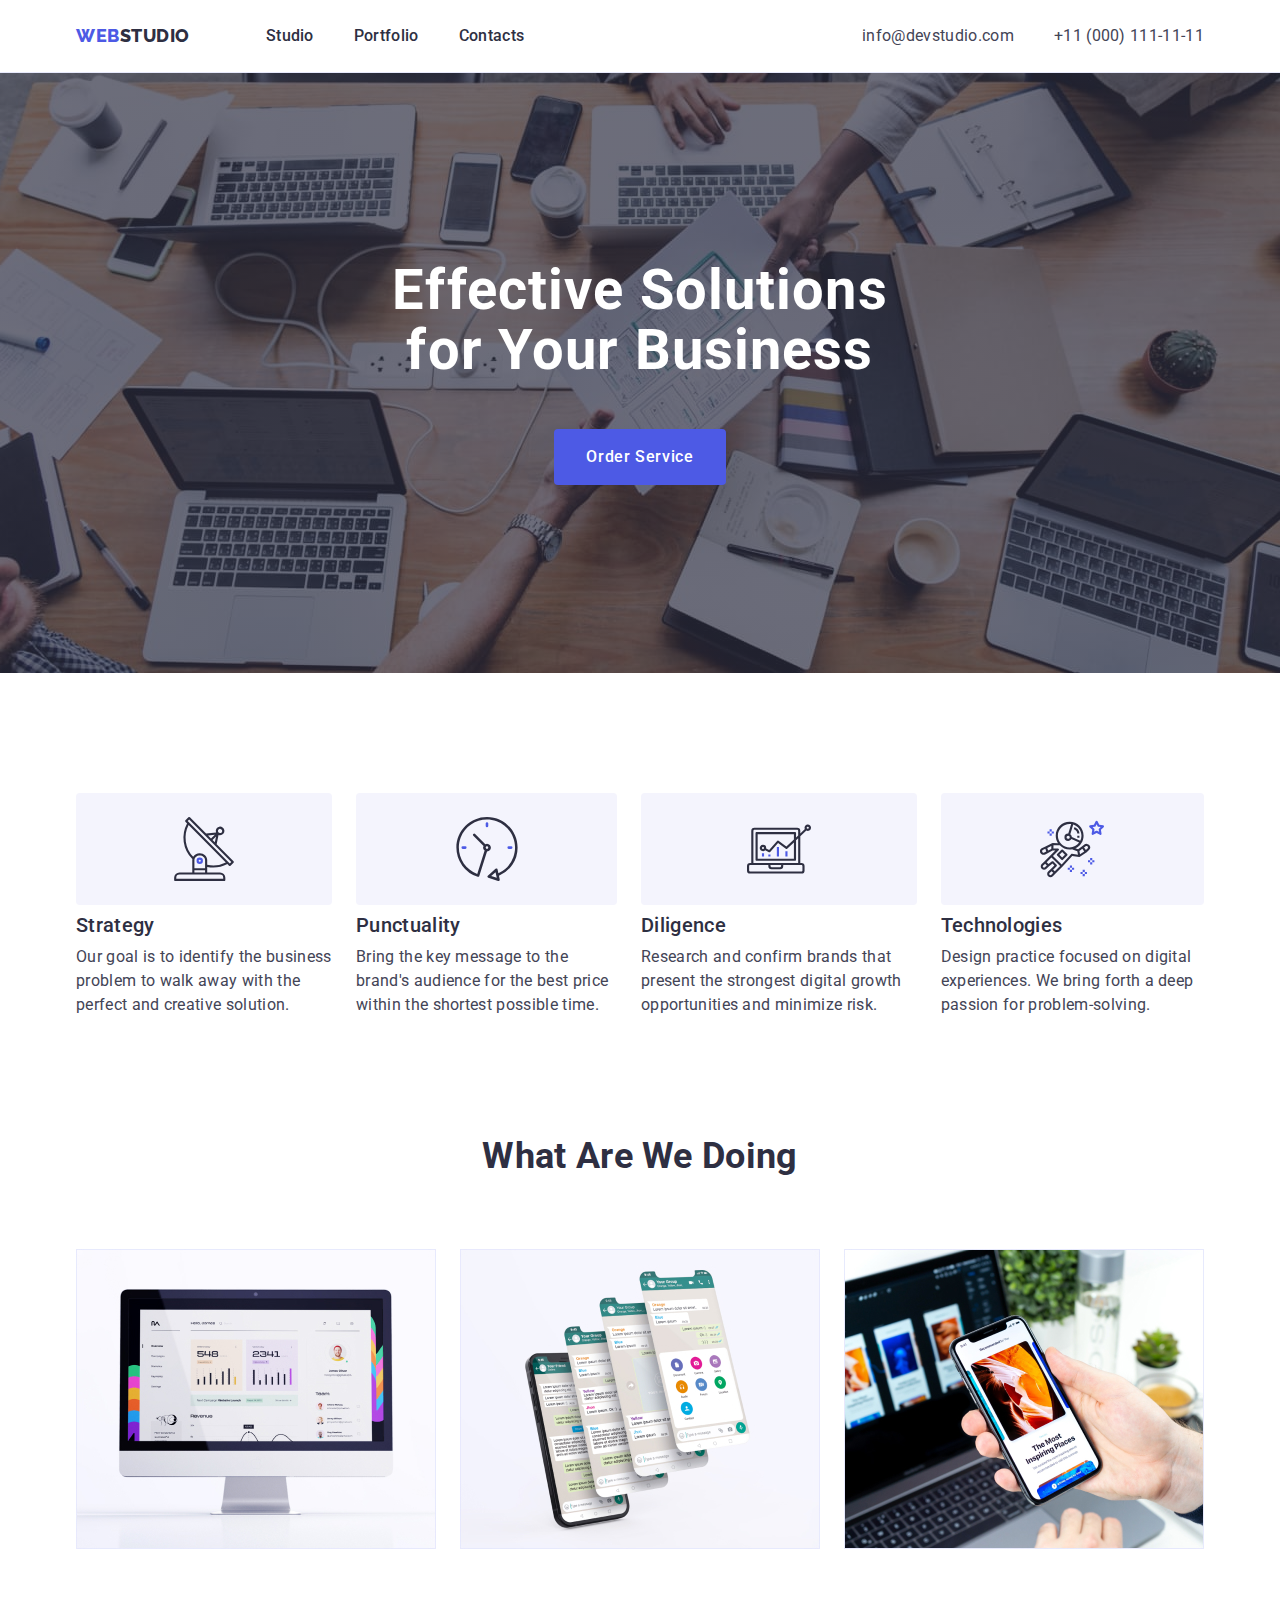
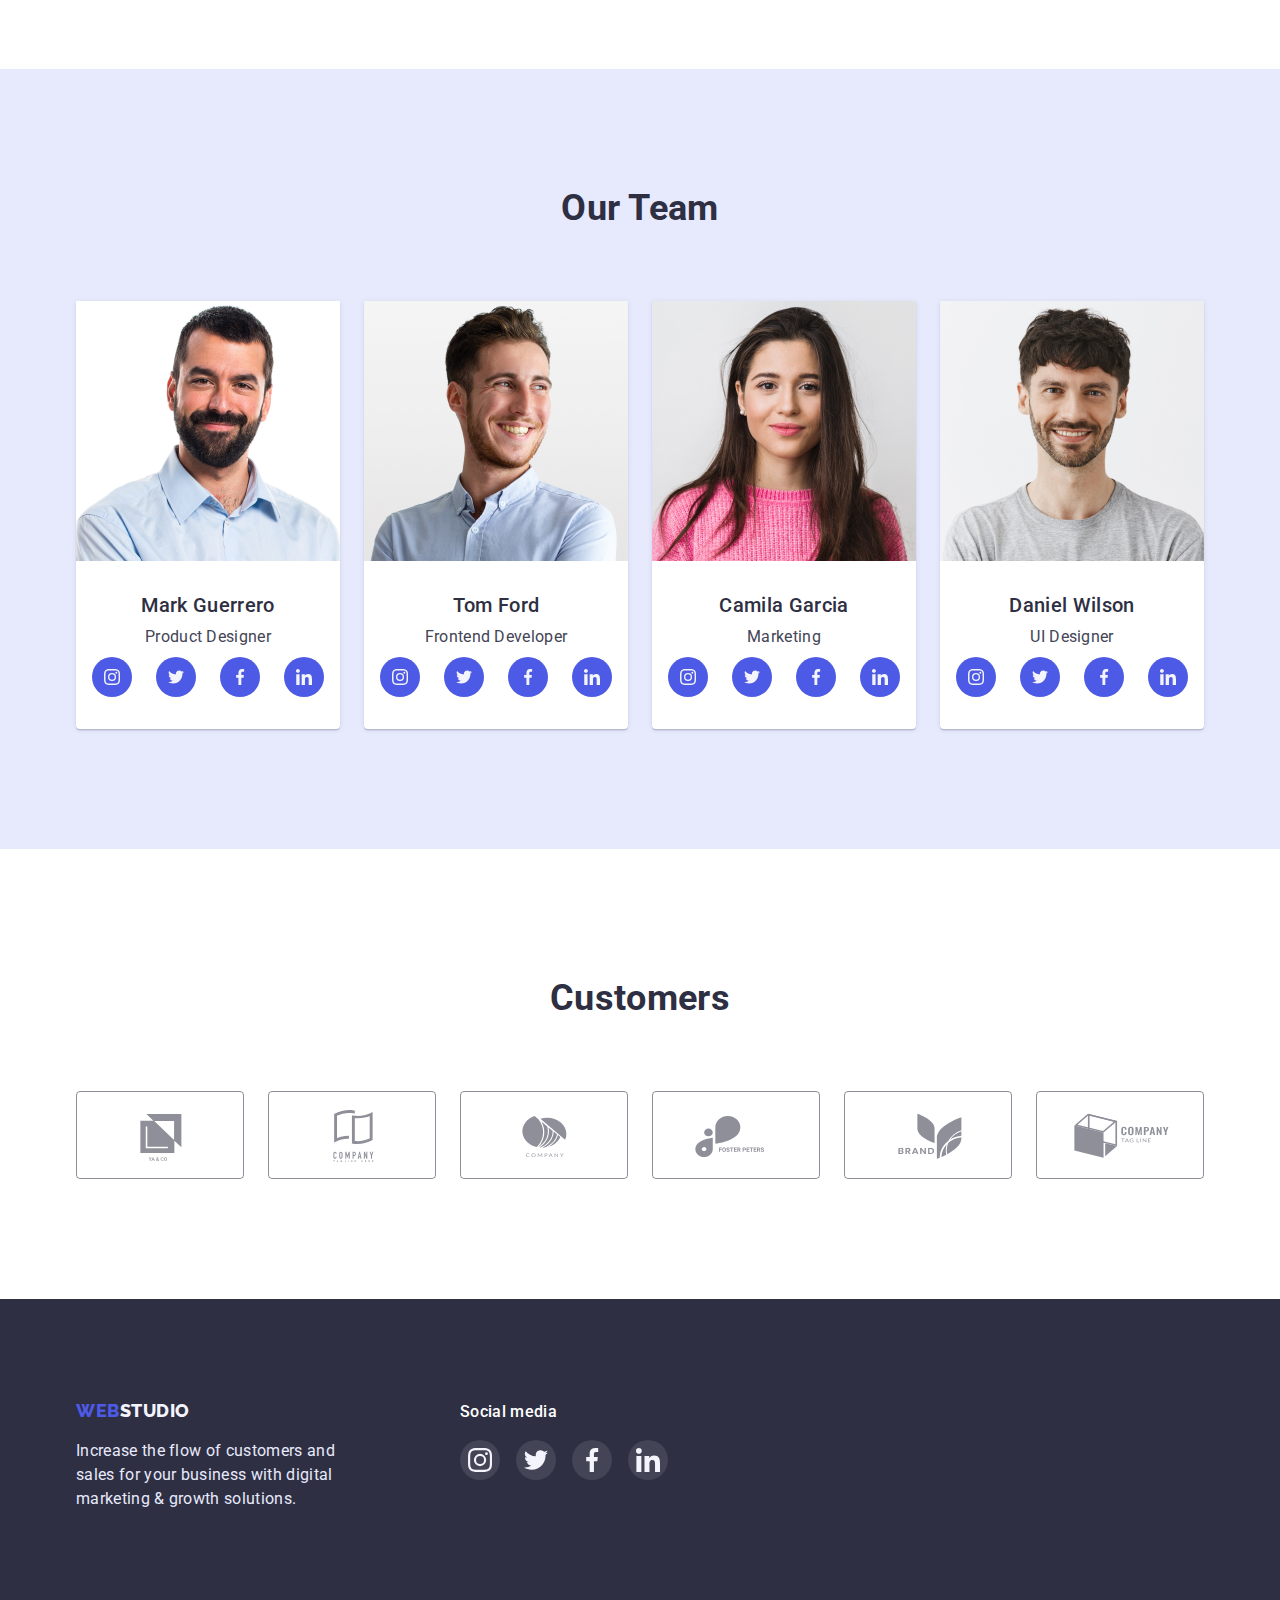
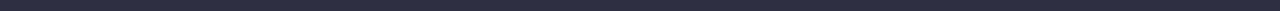
<file: index.html>
<!DOCTYPE html>
<html lang="en">
<head>
    <meta charset="UTF-8">
    <meta http-equiv="X-UA-Compatible" content="IE=edge">
    <meta name="viewport" content="width=device-width, initial-scale=1.0">
    <title>WebStudio</title>
    <link rel="preconnect" href="https://fonts.googleapis.com">
    <link rel="preconnect" href="https://fonts.gstatic.com" crossorigin>
    <link href="https://fonts.googleapis.com/css2?family=Raleway:wght@800&family=Roboto:wght@400;500;700;900&display=swap"
    rel="stylesheet">
    <link rel="stylesheet" href="https://cdnjs.cloudflare.com/ajax/libs/modern-normalize/1.1.0/modern-normalize.min.css">
    <link rel="stylesheet" href="./css/styles.css">
</head>
<body>  
    <header class="page-header">
        <div class="container head-list">
            <nav class="head-nav">
                <a href="./index.html" class="logo">
                    <span class="logo-web">Web</span>Studio</a>
            
                <ul class="site-nav list">
                    <li class="chapter"><a href="./index.html" class="link">Studio</a></li>
                    <li class="chapter"><a href="./portfolio.html" class="link">Portfolio</a></li>
                    <li class="chapter"><a href="" class="link">Contacts</a></li>
                </ul>
            </nav>
            <address class="head-address">
                <ul class="address-nav list">
                    <li class="chapter"><a href="mailto:info@devstudio.com" class="ping">info@devstudio.com</a></li>
                    <li class="chapter"><a href="tel:+110001111111" class="ping">+11 (000) 111-11-11</a></li>
                </ul>
            </address>
        </div>
    </header>

    <main>
        <section class="section hero">
            <div class="container">
                <h1 class="main-title">Effective Solutions for Your Business</h1>
                <button type="button" class="push">Order Service</button>
            </div>
        </section>
        
        <section class="section odds">
            <div class="container">
                <h2 class="section-title visually-hidden">Our advantages</h2>
                <ul class="advantages list">
                    <li class="chapter">
                        <h3 class="section-item">Strategy</h3>
                        <p class="item-description skills">Our goal is to identify the business
                            problem to walk away with the perfect and creative solution.</p>
                    </li>
                    <li class="chapter">
                        <h3 class="section-item">Punctuality</h3>
                        <p class="item-description skills">Bring the key message to the brand's audience for the best price within the shortest possible time.</p>
                    </li>
                    <li class="chapter">
                        <h3 class="section-item">Diligence</h3>
                        <p class="item-description skills">Research and confirm brands that present the strongest digital growth opportunities and minimize risk.
                        </p>
                    </li>
                    <li class="chapter">
                        <h3 class="section-item">Technologies</h3>
                        <p class="item-description skills">Design practice focused on digital experiences. We bring forth a deep passion for problem-solving.</p>
                    </li>
                </ul>
            </div>
        </section>
        
        <section class="section work">
            <div class="container">
                <h2 class="section-title">What Are We Doing</h2>
                <ul class="work-nav list">
                    <li class="chapter">
                        <img src="./images/doing1.jpg" alt="profile" width="360" height="300">
                    </li>
                    <li class="chapter">
                        <img src="./images/doing2.jpg" alt="apps" width="360" height="300">
                    </li>
                    <li class="chapter">
                        <img src="./images/doing3.jpg" alt="pictures" width="360" height="300">
                    </li>
                </ul>
            </div>
        </section>
        
        <section class="section tint">
            <div class="container">
                <h2 class="section-title">Our Team</h2>
                <ul class="team-nav list">
                    <li class="chapter">
                        <img src="./images/team1.jpg" alt="Mark Guerrero" width="264" height="260">
                        <div class="team-name">
                            <h3 class="section-item">Mark Guerrero</h3>
                            <p class="item-description">Product Designer</p>
                            <ul class="team-link">
                                <li class="team-social">
                                    <a href="" class="btn-social">
                                        <svg class="icon-team-social">
                                            <use href="./images/icons.svg#icon-instagram"></use>
                                        </svg>
                                    </a>
                                </li>
                                <li class="team-social">
                                    <a href="" class="btn-social">
                                        <svg class="icon-team-social">
                                            <use href="./images/icons.svg#icon-twitter"></use>
                                        </svg>
                                    </a>
                                </li>
                                <li class="team-social">
                                    <a href="" class="btn-social">
                                        <svg class="icon-team-social">
                                            <use href="./images/icons.svg#icon-facebook"></use>
                                        </svg>
                                    </a>
                                </li>
                                <li class="team-social">
                                    <a href="" class="btn-social">
                                        <svg class="icon-team-social">
                                            <use href="./images/icons.svg#icon-linkedin"></use>
                                        </svg>
                                    </a>
                                </li>
                            </ul>
                        </div>
                    </li>
                    <li class="chapter">
                        <img src="./images/team2.jpg" alt="Tom Ford" width="264" height="260">
                        <div class="team-name">
                            <h3 class="section-item">Tom Ford</h3>
                            <p class="item-description">Frontend Developer</p>
                            <ul class="team-link">
                                <li class="team-social">
                                    <a href="" class="btn-social">
                                        <svg class="icon-team-social">
                                            <use href="./images/icons.svg#icon-instagram"></use>
                                        </svg>
                                    </a>
                                </li>
                                <li class="team-social">
                                    <a href="" class="btn-social">
                                        <svg class="icon-team-social">
                                            <use href="./images/icons.svg#icon-twitter"></use>
                                        </svg>
                                    </a>
                                </li>
                                <li class="team-social">
                                    <a href="" class="btn-social">
                                        <svg class="icon-team-social">
                                            <use href="./images/icons.svg#icon-facebook"></use>
                                        </svg>
                                    </a>
                                </li>
                                <li class="team-social">
                                    <a href="" class="btn-social">
                                        <svg class="icon-team-social">
                                            <use href="./images/icons.svg#icon-linkedin"></use>
                                        </svg>
                                    </a>
                                </li>
                            </ul>
                        </div>
                    </li>
                    <li class="chapter">
                        <img src="./images/team3.jpg" alt="Camila Garcia" width="264" height="260">
                        <div class="team-name">
                            <h3 class="section-item">Camila Garcia</h3>
                            <p class="item-description">Marketing</p>
                            <ul class="team-link">
                                <li class="team-social">
                                    <a href="" class="btn-social">
                                        <svg class="icon-team-social">
                                            <use href="./images/icons.svg#icon-instagram"></use>
                                        </svg>
                                    </a>
                                </li>
                                <li class="team-social">
                                    <a href="" class="btn-social">
                                        <svg class="icon-team-social">
                                            <use href="./images/icons.svg#icon-twitter"></use>
                                        </svg>
                                    </a>
                                </li>
                                <li class="team-social">
                                    <a href="" class="btn-social">
                                        <svg class="icon-team-social">
                                            <use href="./images/icons.svg#icon-facebook"></use>
                                        </svg>
                                    </a>
                                </li>
                                <li class="team-social">
                                    <a href="" class="btn-social">
                                        <svg class="icon-team-social">
                                            <use href="./images/icons.svg#icon-linkedin"></use>
                                        </svg>
                                    </a>
                                </li>
                            </ul>
                        </div>
                    </li>
                    <li class="chapter">
                        <img src="./images/team4.jpg" alt="Daniel Wilson" width="264" height="260">
                        <div class="team-name">
                            <h3 class="section-item">Daniel Wilson</h3>
                            <p class="item-description">UI Designer</p>
                            <ul class="team-link">
                                <li class="team-social">
                                    <a href="" class="btn-social">
                                        <svg class="icon-team-social">
                                            <use href="./images/icons.svg#icon-instagram"></use>
                                        </svg>
                                    </a>
                                </li>
                                <li class="team-social">
                                    <a href="" class="btn-social">
                                        <svg class="icon-team-social">
                                            <use href="./images/icons.svg#icon-twitter"></use>
                                        </svg>
                                    </a>
                                </li>
                                <li class="team-social">
                                    <a href="" class="btn-social">
                                        <svg class="icon-team-social">
                                            <use href="./images/icons.svg#icon-facebook"></use>
                                        </svg>
                                    </a>
                                </li>
                                <li class="team-social">
                                    <a href="" class="btn-social">
                                        <svg class="icon-team-social">
                                            <use href="./images/icons.svg#icon-linkedin"></use>
                                        </svg>
                                    </a>
                                </li>
                            </ul>
                        </div>
                    </li>
                </ul>
            </div>
        </section>

        <section class="section customers">
            <div class="container">
                <h2 class="section-title">Customers</h2>
                <ul class="clients-list">
                    <li class="client">
                        <a href="" class="client-page">
                            <svg class="client-icon" width="104" height="56">
                                <use href="./images/icons.svg#icon-customer1"></use>
                            </svg>
                        </a>
                    </li>
                    <li class="client">
                        <a href="" class="client-page">
                            <svg class="client-icon" width="104" height="56">
                                <use href="./images/icons.svg#icon-customer2"></use>
                            </svg>
                        </a>
                    </li>
                    <li class="client">
                        <a href="" class="client-page">
                            <svg class="client-icon" width="104" height="56">
                                <use href="./images/icons.svg#icon-customer3"></use>
                            </svg>
                        </a>
                    </li>
                    <li class="client">
                        <a href="" class="client-page">
                            <svg class="client-icon" width="104" height="56">
                                <use href="./images/icons.svg#icon-customer4"></use>
                            </svg>
                        </a>
                    </li>
                    <li class="client">
                        <a href="" class="client-page">
                            <svg class="client-icon" width="104" height="56">
                                <use href="./images/icons.svg#icon-customer5"></use>
                            </svg>
                        </a>
                    </li>
                    <li class="client">
                        <a href="" class="client-page">
                            <svg class="client-icon" width="104" height="56">
                                <use href="./images/icons.svg#icon-customer6"></use>
                            </svg>
                        </a>
                    </li>
                </ul>
            </div>
        </section>
    </main>

    <footer class="section foot">
        <div class="container foot-info">
            <div class="foot-logo-end">
                <a href="./index.html" class="logo foot-part">
                    <span class="logo-web">Web</span>Studio</a>
                <p class="item-description">Increase the flow of customers and sales for your business with digital marketing & growth
                    solutions.</p>
            </div>
            <div class="foot-social-links">
                <p class="media">Social media</p>
                <ul class="social-list">
                    <li class="social-item">
                        <a href="" class="foot-link-back">
                            <svg class="foot-link-sign" width="24px" height="24px">
                                <use href="./images/icons.svg#icon-instagram-footer"></use>
                            </svg>
                        </a>
                    </li>
                    <li class="social-item">
                        <a href="" class="foot-link-back">
                            <svg class="foot-link-sign" width="24px" height="24px">
                                <use href="./images/icons.svg#icon-twitter-footer"></use>
                            </svg>
                        </a>
                    </li>
                    <li class="social-item">
                        <a href="" class="foot-link-back">
                            <svg class="foot-link-sign" width="24px" height="24px">
                                <use href="./images/icons.svg#icon-facebook-footer"></use>
                            </svg>
                        </a>
                    </li>
                    <li class="social-item">
                        <a href="" class="foot-link-back">
                            <svg class="foot-link-sign" width="24px" height="24px">
                                <use href="./images/icons.svg#icon-linkedin-footer"></use>
                            </svg>
                        </a>
                    </li>
                </ul>
            </div>
        </div>   
    </footer>
</body>
</html>
</file>
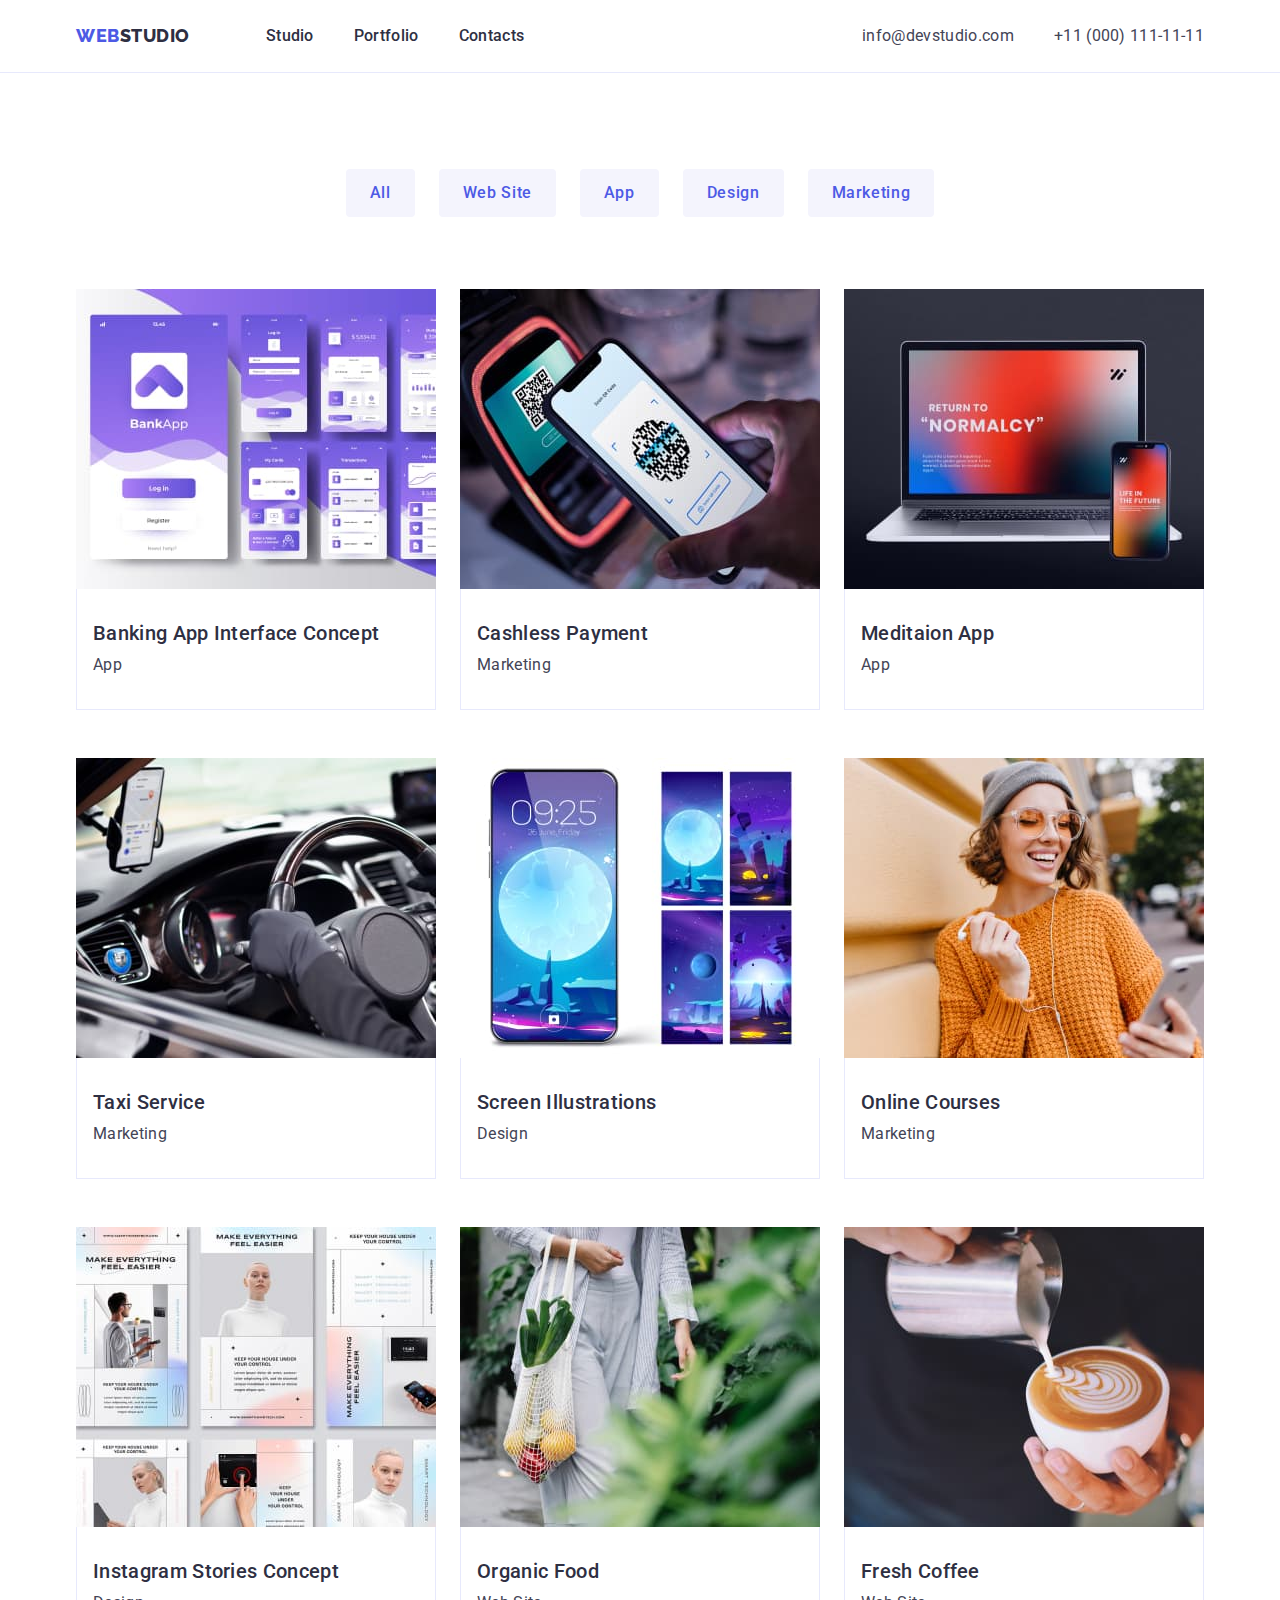
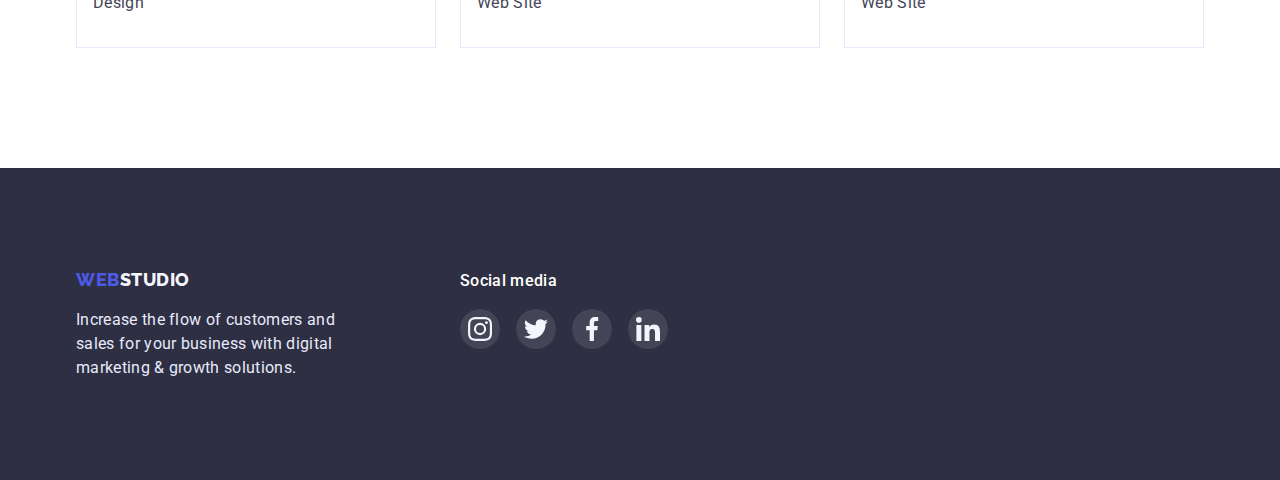
<file: portfolio.html>
<!DOCTYPE html>
<html lang="en">

<head>
    <meta charset="UTF-8">
    <meta http-equiv="X-UA-Compatible" content="IE=edge">
    <meta name="viewport" content="width=device-width, initial-scale=1.0">
    <title>Portfolio</title>
    <link rel="preconnect" href="https://fonts.googleapis.com">
    <link rel="preconnect" href="https://fonts.gstatic.com" crossorigin>
    <link href="https://fonts.googleapis.com/css2?family=Raleway:wght@800&family=Roboto:wght@400;500;700;900&display=swap"
    rel="stylesheet">
    <link rel="stylesheet" href="https://cdnjs.cloudflare.com/ajax/libs/modern-normalize/1.1.0/modern-normalize.min.css">
    <link rel="stylesheet" href="./css/styles.css">
</head>

<body>
    <header class="page-header">
        <div class="container head-list">
            <nav class="head-nav">
                <a href="./index.html" class="logo">
                    <span class="logo-web">Web</span>Studio</a>
    
                <ul class="site-nav list">
                    <li class="chapter"><a href="./index.html" class="link">Studio</a></li>
                    <li class="chapter"><a href="./portfolio.html" class="link">Portfolio</a></li>
                    <li class="chapter"><a href="" class="link">Contacts</a></li>
                </ul>
            </nav>
            <address class="head-address">
                <ul class="address-nav list">
                    <li class="chapter"><a href="mailto:info@devstudio.com" class="ping">info@devstudio.com</a></li>
                    <li class="chapter"><a href="tel:+110001111111" class="ping">+11 (000) 111-11-11</a></li>
                </ul>
            </address>
        </div>
    </header>

    <main>
        <section class="section options">
            <div class="container">
                <h1 class="section-title visually-hidden">Examples of works</h1>
                <ul class="btn-list list">
                    <li class="chapter"><button type="button" class="btn-push">All</button></li>
                    <li class="chapter"><button type="button" class="btn-push">Web Site</button></li>
                    <li class="chapter"><button type="button" class="btn-push">App</button></li>
                    <li class="chapter"><button type="button" class="btn-push">Design</button></li>
                    <li class="chapter"><button type="button" class="btn-push">Marketing</button></li>
                </ul>
                
                <ul class="cards-nav list">
                    <li class="chapter">
                        <a href="" class="galary">
                            <img src="./images/banking-app-interface-oncept.jpg" alt="Interface of banking app" width="360"
                                height="300">
                            <div class="card-name">
                                <h2 class="section-item">Banking App Interface Concept</h2>
                                <p class="item-description">App</p>
                            </div>
                        </a>
                    </li>
                    <li class="chapter">
                        <a href="#" class="galary">
                            <img src="./images/cashless-payment.jpg" alt="Reading QR-code" width="360" height="300">
                            <div class="card-name">
                                <h2 class="section-item">Cashless Payment</h2>
                                <p class="item-description">Marketing</p>
                            </div>
                        </a>
                    </li>
                    <li class="chapter">
                        <a href="#" class="galary">
                            <img src="./images/meditaion-app.jpg" alt="Screens of notebook and smartphone" width="360" height="300">
                            <div class="card-name">
                                <h2 class="section-item">Meditaion App</h2>
                                <p class="item-description">App</p>
                            </div>
                        </a>
                    </li>
                    <li class="chapter">
                        <a href="#" class="galary">
                            <img src="./images/taxi-service.jpg" alt="Driver's hands on the steering wheel" width="360" height="300">
                            <div class="card-name">
                                <h2 class="section-item">Taxi Service</h2>
                                <p class="item-description">Marketing</p>
                            </div>
                        </a>
                    </li>
                    <li class="chapter">
                        <a href="#" class="galary">
                            <img src="./images/screen-illustrations.jpg" alt="Smartphon's wallpapers" width="360" height="300">
                            <div class="card-name">
                                <h2 class="section-item">Screen Illustrations</h2>
                                <p class="item-description">Design</p>
                            </div>
                        </a>
                    </li>
                    <li class="chapter">
                        <a href="#" class="galary">
                            <img src="./images/online-courses.jpg" alt="Woman whith headphones" width="360" height="300">
                            <div class="card-name">
                                <h2 class="section-item">Online Courses</h2>
                                <p class="item-description">Marketing</p>
                            </div>
                        </a>
                    </li>
                    <li class="chapter">
                        <a href="#" class="galary">
                            <img src="./images/instagram-stories-concept.jpg" alt="Instagram stories options" width="360" height="300">
                            <div class="card-name">
                                <h2 class="section-item">Instagram Stories Concept</h2>
                                <p class="item-description">Design</p>
                            </div>
                        </a>
                    </li>
                    <li class="chapter">
                        <a href="#" class="galary">
                            <img src="./images/organic-food.jpg" alt="Women with a bag of vegetables" width="360" height="300">
                            <div class="card-name">
                                <h2 class="section-item">Organic Food</h2>
                                <p class="item-description">Web Site</p>
                            </div>
                        </a>
                    </li>
                    <li class="chapter">
                        <a href="#" class="galary">
                            <img src="./images/fresh-coffee.jpg" alt="Milk in coffee" width="360" height="300">
                            <div class="card-name">
                                <h2 class="section-item">Fresh Coffee</h2>
                                <p class="item-description">Web Site</p>
                            </div>
                        </a>
                    </li>
                </ul>
            </div>
        </section>
    </main>

    <footer class="section foot">
        <div class="container foot-info">
            <div class="foot-logo-end">
                <a href="./index.html" class="logo foot-part">
                    <span class="logo-web">Web</span>Studio</a>
                <p class="item-description">Increase the flow of customers and sales for your business with digital
                    marketing & growth
                    solutions.</p>
            </div>
            <div class="foot-social-links">
                <h2 class="media">Social media</h2>
                <ul class="social-list">
                    <li class="social-item">
                        <a href="" class="foot-link-back">
                            <svg class="foot-link-sign" width="24px" height="24px">
                                <use href="./images/icons.svg#icon-instagram-footer"></use>
                            </svg>
                        </a>
                    </li>
                    <li class="social-item">
                        <a href="" class="foot-link-back">
                            <svg class="foot-link-sign" width="24px" height="24px">
                                <use href="./images/icons.svg#icon-twitter-footer"></use>
                            </svg>
                        </a>
                    </li>
                    <li class="social-item">
                        <a href="" class="foot-link-back">
                            <svg class="foot-link-sign" width="24px" height="24px">
                                <use href="./images/icons.svg#icon-facebook-footer"></use>
                            </svg>
                        </a>
                    </li>
                    <li class="social-item">
                        <a href="" class="foot-link-back">
                            <svg class="foot-link-sign" width="24px" height="24px">
                                <use href="./images/icons.svg#icon-linkedin-footer"></use>
                            </svg>
                        </a>
                    </li>
                </ul>
            </div>
        </div>
    </footer>
    
</body>
</html>
</file>
<file: css/styles.css>
:root {
  --primary-background-color: #ffffff;
  --secondary-background-color: #2E2F42;
  --hero-text-color: #ffffff;
  --header-background-color: #E7E9FC;
  --footer-text-color: #E7E9FC;
  --main-text-color: #434456;
  --title-text-color: #2e2f42;
  --accent-color: #404BBF;
  --logo-part-color: #4d5ae5;
  --footer-logo-part: #F4F4FD;
  --footer-social-hover: #31D0AA;
  --custumer-logo-color: #8e8f99;
}

/* body */

body {
  margin: 0;
  background-color: var(--primary-background-color);
  color: var(--main-text-color);

  font-family: 'Roboto', sans-serif;
  letter-spacing: 0.02em;
  font-size: 16px;
  line-height: 1.5;
}

.container { 
  width: 1158px;
  margin: 0 auto;
  padding-left: 15px;
  padding-right: 15px;

  /* outline: 2px solid green; */
}
/* .logo,
.chapter {
  outline: 1px solid red;
} */

.list {
  list-style: none;
  margin: 0;
}

/* header */

.page-header {
  border-bottom: 1px solid var(--header-background-color);
}

.logo {
  margin-right: 76px;
  color: var(--title-text-color);

  font-family: 'Raleway', sans-serif;
  font-weight: 800;
  font-size: 18px;
  line-height: 1.33;
  letter-spacing: 0.03em;
  text-transform: uppercase;
  text-decoration-line: none;
}

.logo-web {
  color: var(--logo-part-color);
}

.site-nav .link {
  display: block;
  padding-top: 24px;
  padding-bottom: 24px;

  color: var(--title-text-color);

  font-weight: 500;
  font-size: 16px;
  line-height: 1.5;
  text-decoration-line: none;
}
.site-nav .link:hover,
.site-nav .link:focus {
color: var(--accent-color);
}

.site-nav {
  display: flex;
}

.site-nav .chapter:not(:last-child) {
  margin-right: 40px;
}
/* .site-nav .chapter+.chapter {
  margin-left: 40px;
} */

.ping {
  color: var(--main-text-color);

  font-style: normal;
  font-size: 16px;
  line-height: 1.5;
  text-decoration-line: none;
}

.address-nav .ping:hover,
.address-nav .ping:focus {
  color: var(--accent-color);
}

.address-nav {
  display: flex;
}

.address-nav .chapter+.chapter {
  margin-left: 40px;
}
/* .address-nav .chapter:not(:last-child) {
  margin-right: 40px;
} */

.address-nav .ping {
  display: block;
}

.head-nav {
  display: flex;
  align-items: center;
  justify-content: flex-start;
}

.container.head-list {
  display: flex;
  align-items: center;
  justify-content: space-between;
}

/* main hero */

.section.hero {
  padding-top: 188px;
  padding-bottom: 188px;
  max-width: 1440px;
  height: 600px;
  margin-left: auto;
  margin-right: auto;
  background-image: linear-gradient(
    to right,
    rgba(46, 47, 66, 0.7),
    rgba(46, 47, 66, 0.7)
  ),
  url(../images/people-office.jpg);
  background-color: var(--secondary-background-color);
  background-repeat: no-repeat;
  background-position: center;
  background-size: cover;
}

.hero .container {
  
  text-align: center;
}

.container .main-title {
  margin: 0 auto 48px;
  text-align: center;

  color: var(--hero-text-color);
  width: 496px;

  font-weight: 700;
  font-size: 56px;
  line-height: 1.07;
  letter-spacing: 0.02em;
}

.push {
  border-radius: 4px;
  margin: 0;
  padding: 16px 32px;
  min-width: 169px;
  border: transparent;

  background-color: var(--logo-part-color);
  color: var(--hero-text-color);
  cursor: pointer;

  font-family: inherit;
  font-weight: 500;
  font-size: 16px;
  line-height: 1.5;
  text-align: center;
  letter-spacing: 0.04em;
}

.push:hover,
.push:focus {
  background-color: var(--accent-color);
}

/* main */

img {
  display: block;
}

ul {
  padding: 0;
}

.section.work {
  padding-bottom: 120px;
}

.item-description {
  margin: 0;
}

.tint {
  background-color: var(--header-background-color);
}

.section-title,
.section-item {
  color: var(--title-text-color);
}

.section-title {
  margin-top: 0;
  margin-bottom: 72px;
  font-weight: 700;
  font-size: 36px;
  line-height: 1.11;
  text-align: center;
}

.section-item {
  margin-top: 0;
  margin-right: auto;
  margin-bottom: 8px;
  
  font-weight: 500;
  font-size: 20px;
  line-height: 1.2;
}

/* Advantages */

.section.odds {
  padding-top: 120px;
  padding-bottom: 120px;
}

.advantages.list {
  display: flex;
}

.advantages .chapter:not(:last-child) {
  margin-right: 24px;
}
/* .advantages .chapter + .chapter {
  margin-left: 24px;
} */

.advantages .chapter {
  width: calc((100%-24px*3)/4);
}

.advantages .chapter::before {
  content: '';
  display: block;
  height: 112px;
  margin-bottom: 8px;
  /* padding: 24px 100px; */
  background-color: var(--footer-logo-part);
  border-radius: 4px;
  background-repeat: no-repeat;
  /* background-size: contain; */
  background-position: center;
}

.advantages .chapter:nth-child(1)::before {
  background-image: url(../images/antenna.svg);
}

.advantages .chapter:nth-child(2)::before {
  background-image: url(../images/clock.svg);
}

.advantages .chapter:nth-child(3)::before {
  background-image: url(../images/diagram.svg);
}

.advantages .chapter:nth-child(4)::before {
  background-image: url(../images/astronaut.svg);
}

/* Work */

.work-nav.list {
  display: flex;
}

.work-nav .chapter:not(:last-child) {
  margin-right: 24px;
}
/* .work-nav .chapter + .chapter {
  margin-left: 24px;
} */

/* Team */

.section.tint {
  max-width: 1440px;
  margin-left: auto;
  margin-right: auto;
  padding-top: 120px;
  padding-bottom: 120px;
}

.team-nav .chapter {
  background-color: var(--primary-background-color);
  box-shadow: 0px 1px 6px rgba(46, 47, 66, 0.08), 0px 1px 1px rgba(46, 47, 66, 0.16), 0px 2px 1px rgba(46, 47, 66, 0.08);
  border-radius: 0 0 4px 4px;
}

.team-nav.list {
  display: flex;
  text-align: center;
}

.team-nav .chapter:not(:last-child) {
  margin-right: 24px;
}
/* .team-nav .chapter + .chapter {
  margin-left: 24px;
} */

.team-name {
  padding: 32px 16px;
  text-align: center;
}

.team-name .item-description {
  margin-bottom: 8px;
}

.team-link {
  display: flex;
  list-style: none;
}

.team-social:not(:last-child) {
  margin-right: 24px;
}

.btn-social {
  display: flex;
  justify-content: center;
  align-items: center;
  width: 40px;
  height: 40px;
  background-color: var(--logo-part-color);
  border-radius: 50%;
}

.btn-social:hover,
.btn-social:focus {
  background-color: var(--accent-color);
}

.icon-team-social {
  width: 16px;
  height: 16px;
  fill: var(--footer-logo-part);
}

/* Customers */

.section.customers {
  padding-top: 130px;
  padding-bottom: 120px;
}

.clients-list {
  display: flex;
  list-style: none;
}

.client:not(:last-child) {
  /* margin: 0 24px 0 0; */
  margin-right: 24px;
}

.client-page {
  display: flex;
  justify-content: center;
  align-items: center;
  /* text-align: center; */
  width: 168px;
  height: 88px;
  /* padding: 16px 32px; */
  border: 1px solid var(--custumer-logo-color);
  border-radius: 4px;
}

.client-page:not(:last-child) {
  margin-right: 24px;
}

.client-icon {
  fill: var(--custumer-logo-color);
}

.client-page:hover,
.client-page:focus {
  border: 1px solid var(--accent-color);
}
.client-page:hover .client-icon,
.client-page:focus .client-icon {
  fill: var(--accent-color);
}

.clients-list {
  margin-top: 0;
  margin-bottom: 0;
}

/* footer */

footer {
  background-color: var(--secondary-background-color);
  color: var(--footer-text-color);
}

.section.foot {
  max-width: 1440px;
  margin-left: auto;
  margin-right: auto;
  padding-top: 100px;
  padding-bottom: 100px;
}

.foot-logo-end {
  margin-right: 120px;
}

.foot-part {
  color: var(--footer-logo-part);
}

.foot .item-description {
  width: 264px;
}

.logo.foot-part {
  display: block;
  margin: 0 0 16px;
}

.media {
  margin: 0 auto 16px 0;
  font-weight: 500;
  font-size: 16px;
  line-height: 1.5;
  letter-spacing: 0.02em;

  color: var(--hero-text-color);
}

.social-list {
  display: flex;
  margin: 0;
  text-align: center;
  list-style: none;
}

.social-item:not(:last-child) {
  margin-right: 16px;
}

.foot-link-back {
  display: flex;
  justify-content: center;
  align-items: center;
  border-radius: 50%;
  width: 40px;
  height: 40px;
  background-color: rgba(255, 255, 255, 0.1);
}

.foot-link-back:hover,
.foot-link-back:focus {
  background-color: var(--footer-social-hover);
}

.foot-info {
  display: flex;
  align-items: baseline;
}

/* Portfolio */

.section.options {
  padding-top: 96px;
  padding-bottom: 120px;
}

.btn-list {
  margin-bottom: 72px;
}

/* Portfolio's buttons */

.btn-push {
  border-radius: 4px;
  padding: 12px 24px;
  min-width: 69px;
  border: transparent;

  background-color: var(--footer-logo-part);
  color: var(--logo-part-color);
  cursor: pointer;

  font-family: inherit;
  font-weight: 500;
  font-size: 16px;
  line-height: 1.5;
  text-align: center;
  letter-spacing: 0.04em;
}

.btn-push:hover,
.btn-push:focus {
  background-color: var(--accent-color);
  color: var(--hero-text-color);
  box-shadow: 0px 3px 1px rgba(0, 0, 0, 0.1), 0px 2px 1px rgba(0, 0, 0, 0.08), 0px 2px 2px rgba(0, 0, 0, 0.12);
}

.btn-list.list {
  display: flex;
  justify-content: center;
}

.btn-list .chapter:not(:last-child) {
  margin-right: 24px;
}
/* .btn-list .chapter + .chapter {
  margin-left: 24px;
} */

/* Portfolio's caards */

.cards-nav.list {
  display: flex;
  flex-wrap: wrap;
}

img {
  display: block;
}
.cards-nav .chapter {
  margin-right: 24px;
  margin-bottom: 48px;

  width: calc((100% - (24px * 2))/3);
}

.cards-nav .chapter:nth-child(3n) {
  margin-right: 0;
}

.cards-nav .chapter:nth-last-child(-n+3) {
  margin-bottom: 0;
}

.card-name {
  padding: 32px 16px;
  margin: 0;

  border: 1px solid var(--header-background-color);
  border-top: none;
}

/* Portfolio's galary */

.galary {
  display: block;
  color: var(--main-text-color);
  
  text-decoration-line: none;
}

.chapter .galary:hover,
.chapter .galary:focus {
  box-shadow: 0px 1px 6px rgba(46, 47, 66, 0.08), 0px 1px 1px rgba(46, 47, 66, 0.16), 0px 2px 1px rgba(46, 47, 66, 0.08);
}

/* Visually hidden */

.visually-hidden {
  position: absolute;
  width: 1px;
  height: 1px;
  margin: -1px;
  border: 0;
  padding: 0;

  white-space: nowrap;
  clip-path: inset(100%);
  clip: rect(0 0 0 0);
  overflow: hidden;
}
</file>
